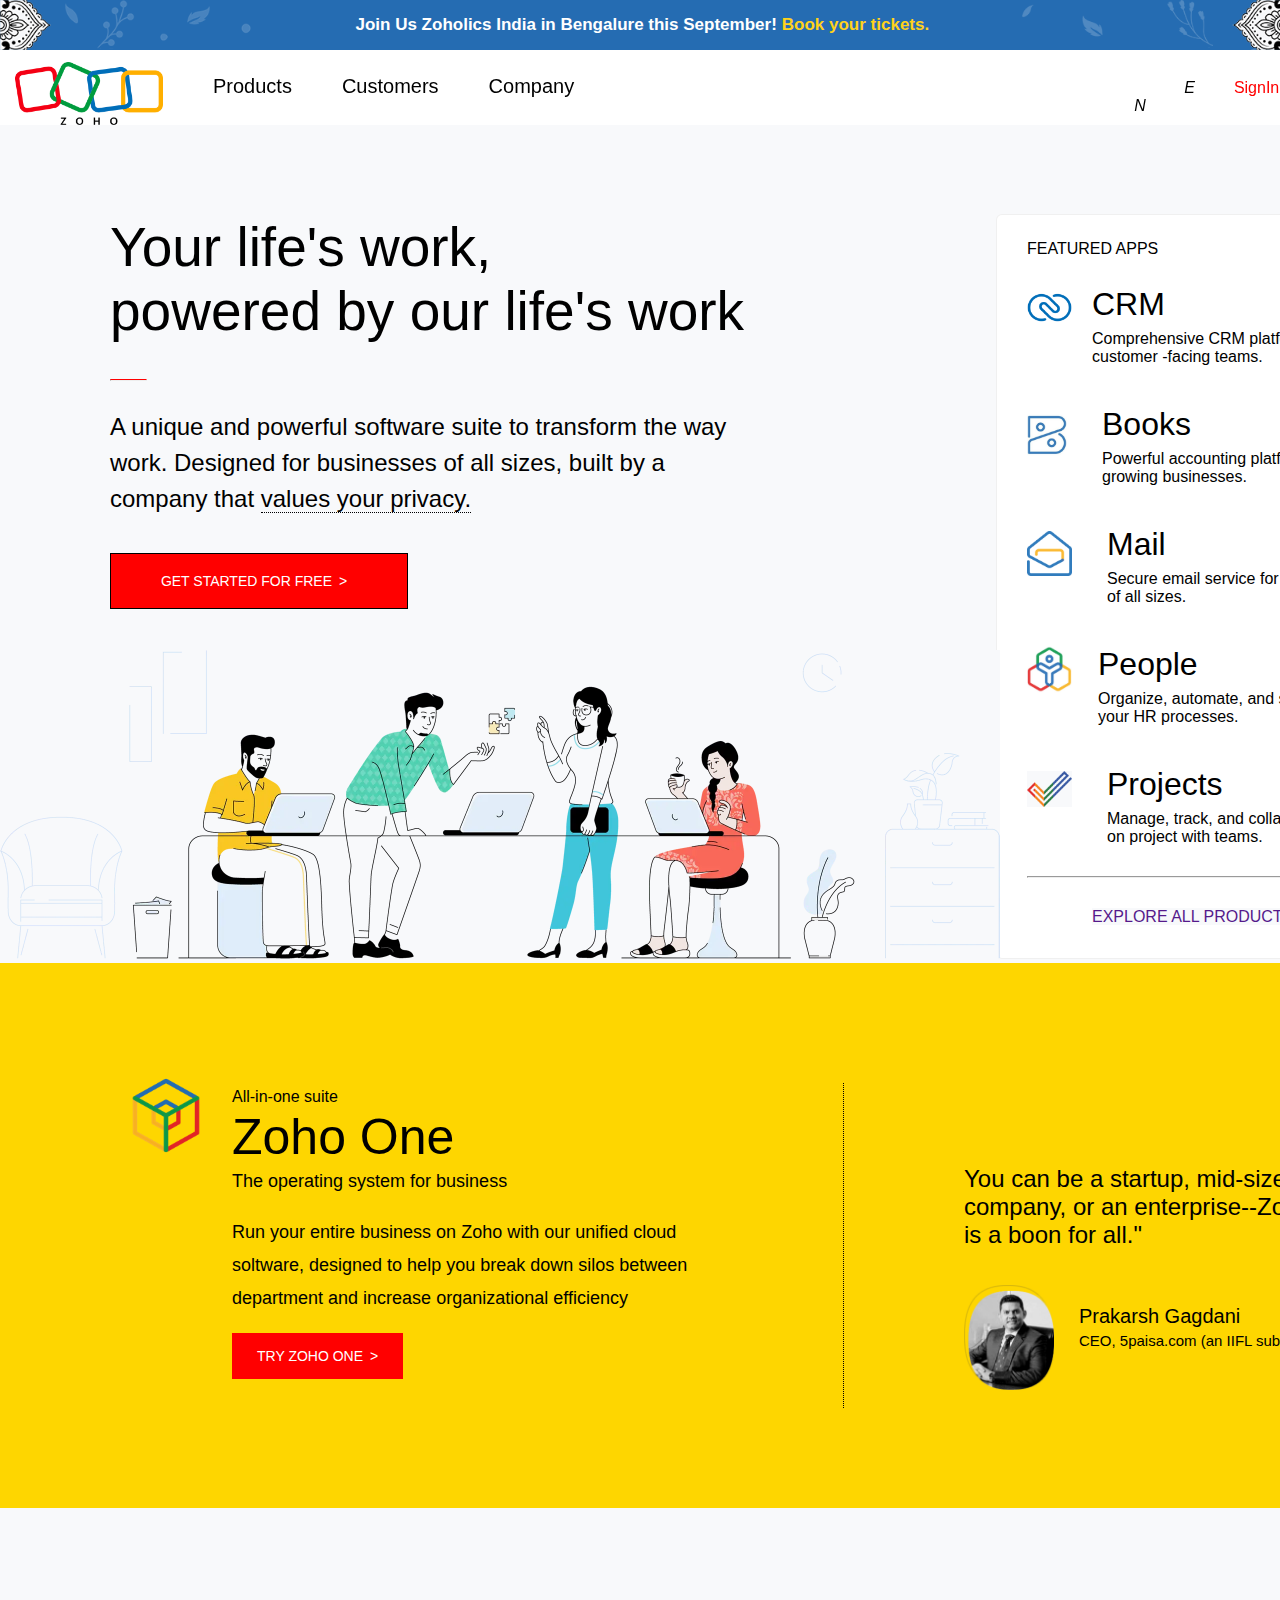
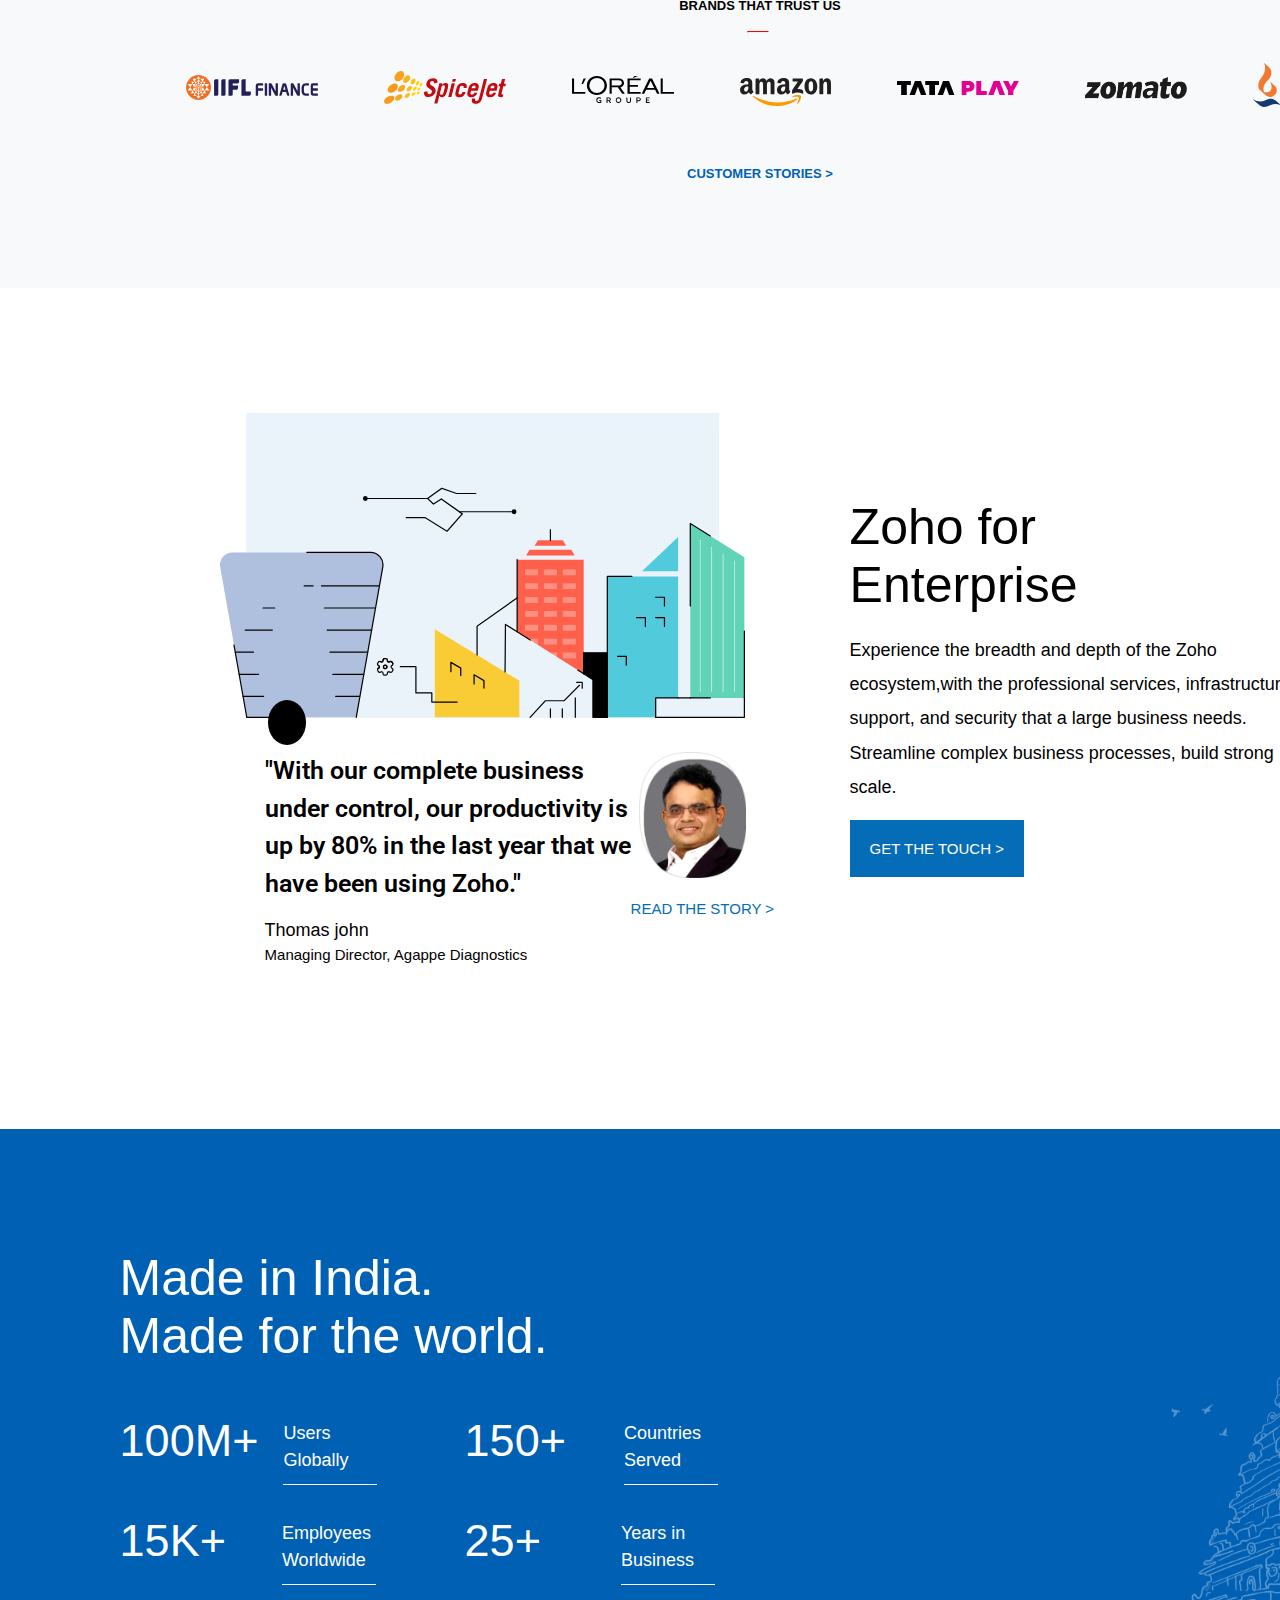
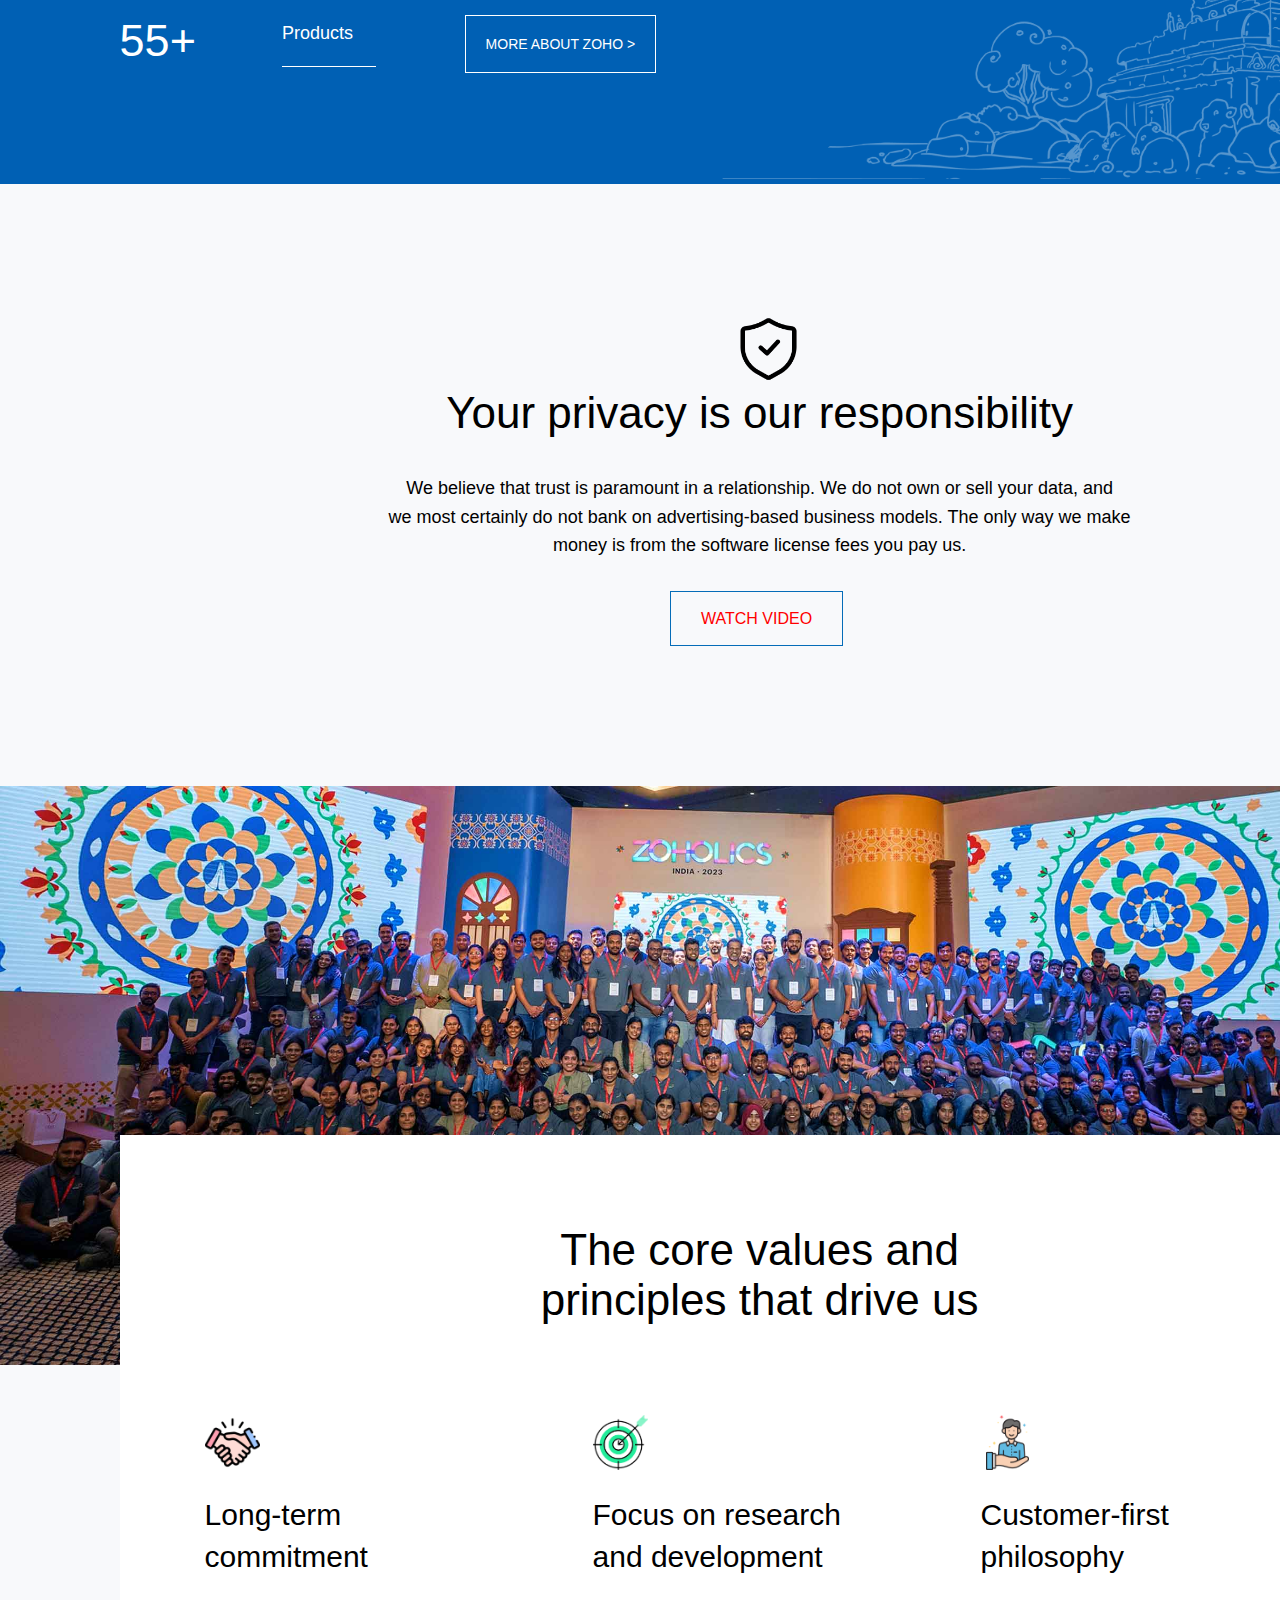
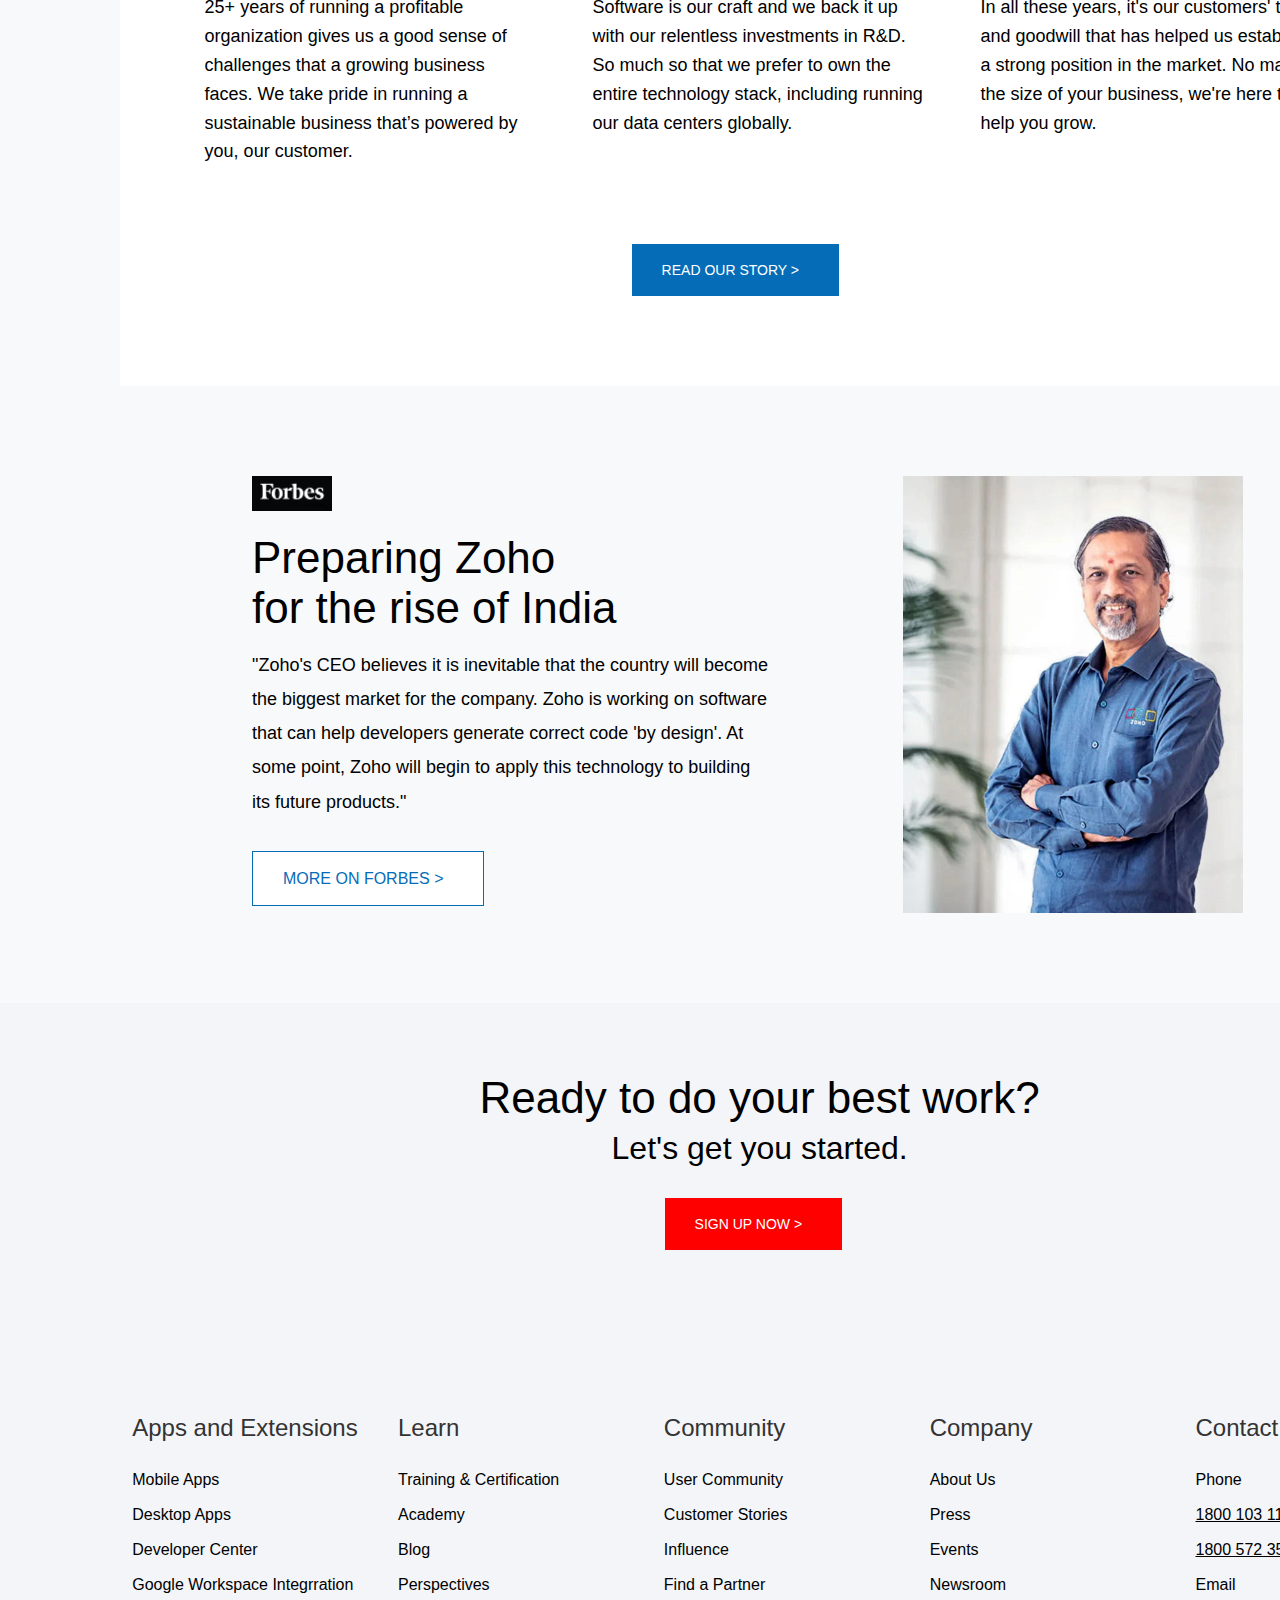
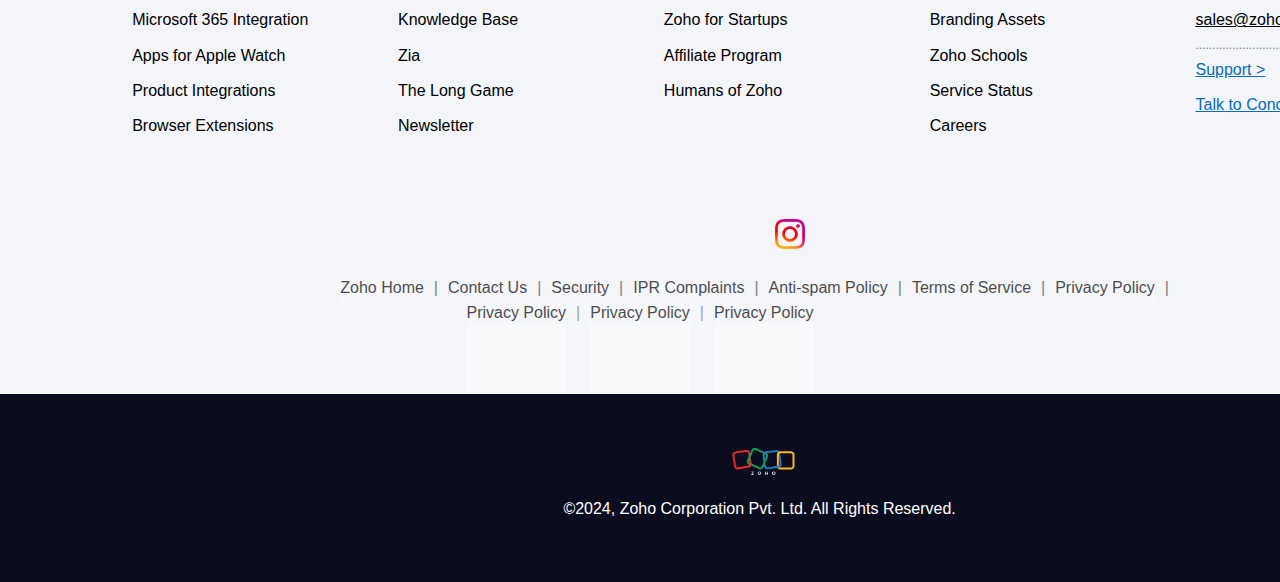
<file: index.html>
<!DOCTYPE html>
<html lang="en">
<head>
    <meta charset="UTF-8">
    <meta name="viewport" content="width=device-width, initial-scale=1.0">
    <title>Zoho | Cloud Software Suite for businesses</title>
    <link rel="icon" href="Photos/download (1).png">
    <link rel="stylesheet" href="style.css">
    <link rel="preconnect" href="https://fonts.googleapis.com">
    <link rel="preconnect" href="https://fonts.gstatic.com" crossorigin>
    <link href="https://fonts.googleapis.com/css2?family=Roboto:wght@100&display=swap" rel="stylesheet">
    <link rel="stylesheet" href="https://cdnjs.cloudflare.com/ajax/libs/font-awesome/6.6.0/css/all.min.css" integrity="sha512-Kc323vGBEqzTmouAECnVceyQqyqdsSiqLQISBL29aUW4U/M7pSPA/gEUZQqv1cwx4OnYxTxve5UMg5GT6L4JJg==" crossorigin="anonymous" referrerpolicy="no-referrer" />

</head>


<body>

    <div class="upnav"> 
        <img class="left" src="Photos/left.png">
        <h3>Join Us Zoholics India in Bengalure this September!<span>Book your tickets.</span></h3>
        <img class="right" src="Photos/right.png">
    </div>


    <nav class="navv">
        <div class="navbar">
            <img src="Photos/png.png" alt="Zoho">

            <div class="list">
                <a href="#">Products </a>
                <a href="#">Customers </a>
                <a href="#">Company </a>
                <a href="#"><i class="fa-solid fa-ellipsis"></i></a>
            </div>

            <div class="rightlist">
                <a href="#"><i class="fa-solid fa-magnifying-glass"></i></a>
                <a href=""><i class="fa fa-bullhorn" aria-hidden="true"></i></a>
                <a href=""><i class="fa-solid fa-globe">    E N</i></a>

            </div>

            <div class="signin">
                <a href="signin.html">SignIn</a>
            </div>

            <div class="button">
                <a href="">Sign Up</a>
            </div>

        </div>
    </nav>

    <div class="mid">
        <div class="leftdiv">
            <div class="h11">
                <p>
                    Your life's work, <br>
                    powered by our life's work
                </p>
            </div><br><br>
            <hr>
            <div class="para">
                <p>A unique and powerful software suite to transform the way </p> 
                <p> work. Designed for businesses of all sizes, built by a</p>
                <p>company that <a href="">values your privacy.</a> </p>
            </div>

            <div class="getbut">
                <a href="" class="free">
                    GET STARTED FOR FREE<span>></span><br>
                </a>
            </div>
        </div>

        <div class="rightdiv">
            <p>FEATURED APPS</p><br>


            <div class="order">
                <div class="order-1">
                    <a href=""><img width="45px" src="Photos/CRM.webp"alt="CRM"></a>
                    <div class="order-1-1">
                        <a href=""><p class="p1">CRM</p></a>
                        <a href=""><p class="p2">Comprehensive CRM platform for customer -facing teams.</p></a>
                    </div>
                </div>
            </div>


            <div class="order">
                <div class="order-2">
                    <a href=""><img width="40px" src="Photos/Book.jpg"alt="CRM"></a>
                    <div class="order-1-2">
                        <a href=""><p class="p3">Books</p></a>
                        <a href=""><p class="p4">Powerful accounting platform for growing businesses.</p></a>
                    </div>
                </div>
            </div>


            <div class="order">
                <div class="order-3">
                    <a href="">
                        <img width="45px" src="Photos/Zoho_Mail.png"alt="CRM">
                    </a>
                    <div class="order-1-3">
                        <a href=""><p class="p5">Mail</p></a>
                        <a href=""><p class="p6">Secure email service for teams of all sizes.</p></a>
                    </div>
                </div>
            </div>

            
            <div class="order">
                <div class="order-4">
                    <a href=""><img width="45px" src="Photos/people----zoho.jpg"alt="CRM"></a>
                    <div class="order-1-4">
                        <a href=""><p class="p7">People</p></a>
                        <a href=""><p class="p8">Organize, automate, and simplify your HR processes.</p></a>
                    </div>
                </div>
            </div>


            <div class="order">
                <div class="order-5">
                    <a href=""><img width="45px" src="Photos/projects-512.png"alt="CRM"></a>
                    <div class="order-1-5">
                        <a href=""><p class="p9">Projects</p></a>
                        <a href=""><p class="p10">Manage, track, and collaborate on project with teams.</p></a>
                    </div>
                </div>  
            </div>

            <hr>

            <div class="order-6">
                <a href="">EXPLORE ALL PRODUCTS</a>
            </div>
        </div>

    </div>
    

    <div class="imgg">
        <img width="1000px"  src="Photos/zohobackground.webp" alt="">
    </div>

    <div class="yellowbox">
        <img width="92" height="89" src="Photos/zohologonew-removebg-preview.png">

        <div class="yellodiv1">
            <p class="pe1">All-in-one suite</p>
            <p class="pe2">Zoho One</p>
            <p class="pe3">The operating system for business</p>
            <br>
    
            <p class="pe4">   Run your entire business on Zoho with our unified cloud</p>
            <p class="pe5">soltware, designed to help you break down silos between</p>
            <p class="pe6">department and increase organizational efficiency</p>

            <br>

            <div class="getbut1">
                <a href="" class="free">
                    TRY ZOHO ONE<span>></span><br>
                </a>
            </div>
            
        </div>

        <div class="vl">

        </div>

        <div class="yellowdiv2">

            <i class="fa-solid fa-quote-left"></i>

            <br>

            <p >You can be a startup, mid-sized</p>
            <p >company, or an enterprise--Zoho One</p> 
            <p >is a boon for all."</p><br><br>

            <div class="non">
               <img width="90px" height="105px"src="Photos/poster-prakash.png">
               <p style="margin-top: 20px; margin-left:25px;font-size:20px; background-color: transparent;" >Prakarsh Gagdani<br>
                <span style="font-size: 15px; background-color: transparent;">CEO, 5paisa.com (an IIFL subsidiary)</span></p>
            </div>
            
        </div>
    </div>

    <div class="brand">
        <div class="brandlist">
            <h3>BRANDS THAT TRUST US</h3><br>
            <hr style="border-top: 1px solid red; ">
            <div class="compeny">
                <img style="margin-top: 12px;" width="132.6px" height="25.1px" src="Photos/iifl.svg">
                <img style="margin-top: 8px;" width="122.4px" height="33.09px" src="Photos/spicejet.svg">
                <img style="margin-top: 13px;" width="102px" height="26.78px"  src="Photos/loreal.svg">
                <img style="margin-top: 15px;" width="91.8px" height="27.65px" src="Photos/amazon.svg">
                <img style="margin-top: 18px;" width="122.4px" height="14.38px" src="Photos/tata-play.svg">
                <img style="margin-top: 14px;" width="102px" height="21.93px" src="Photos/zomato.png">
                <img width="81.6px" height="49.74px" src="Photos/max-life-insurance.svg">
            </div><BR>
            <div class="atag">  
                <h3><a href="">CUSTOMER STORIES ></a></h3>
            </div>  
        </div>
    </div>

    <div class="section">
        <div class="section-main">
            <div class="section-left">
                <div class="doble" >
                    <img style="background-color: white;" src="Photos/zh-enterprise-illus bulding.svg">
                    <div class="round">
                        <i class="fa-solid fa-quote-left"></i>
                    </div>
                </div>
                <div class="john">
                    <div class="newone">
                        <p>"With our complete business<br>
                        under control, our productivity is <br>
                        up by 80% in the last year that we <br>
                        have been using Zoho."<br style="background-color: white;"><p>

                        <p style=" background-color:white; margin-top:15px; font-size: 18px; font-family:sans-serif; font-weight:100;">Thomas john</span><span>
                        <p style="font-size: 15px; font-family:sans-serif; font-weight:100;">Managing Director, Agappe Diagnostics</span></p><br><br>
                    </div>
                    <div class="johnimg">
                        <img src="Photos/Thomas john.png" alt=""><br><br>
                        <a href="">READ THE STORY  > </a>
                    </div>
                </div>

            </div>

            <div class="section-right">
                <h2>Zoho for Enterprise</h2>

                <p>Experience the breadth and depth of the Zoho ecosystem,with the professional services, infrastructure, support, and security that a large business needs. Streamline complex business processes, build strong scale.</p>
                <br><br>
                <a href="">GET THE TOUCH  ></a>
            </div>
        </div>

    </div>

    <div class="templebox">
        <div class="lefttemple">
            <h2>
                Made in India.<br>
                <span class="sp">Made for the world. </span>
            </h2>

            <div class="user">
                <div class="user-left">
                    <div class="left-1">
                        <span class="num">100<span class="m">M+</span></span>
                        <div class="hrrr"><p>Users<br> Globally</p></div>

                    </div>
                    <div class="left-2">
                        <span class="num">15<span class="m">K+</span></span>
                        <div class="hrrr-1"><p>Employees<br> Worldwide</p></div>
                    </div>
                    <div class="left-3">
                        <span class="num">55<span class="m">+</span></span>
                        <div class="hrrr-2"><p>Products</p></div>
                    </div>
                </div>

                <div class="user-right">
                    <div class="right-1">
                        <span class="num">150<span class="m">+</span></span>
                        <div class="hrrr-1-1"><p>Countries<br>Served</p></div>
                    </div>
                    <div class="right-2">
                        <span class="num">25<span class="m">+</span></span>
                        <div class="hrrr-1-2"><p>Years in <br> Business</p></div>
                    </div>
                    <div class="right-3">
                        <a href=""> MORE ABOUT ZOHO  ></a>
                    </div>
                </div>   
            </div>
        </div>

        <div class="righttemple">
            <img src="Photos/temple.png" alt="Temple">
        </div>
    </div>

    <div class="privacy">
        <div class="privacy-box1">
            <img src="Photos/insurance (1).png" alt="">
            <h5>Your privacy is our responsibility</h5>
            <br><br>
            <p>We believe that trust is paramount in a relationship. We do not own or sell your data, and <br>we most certainly do not bank on advertising-based business models. The only way we make <br>money is from the software license fees you pay us.</p>
            <a href=""><i class="fa-brands fa-square-youtube"></i> WATCH VIDEO</a>
        </div>
    </div>

    <div class="zohoteam">
        <div class="close">
            <img src="Photos/teamimg.jpg" alt="Zoho Team">
            <div class="over-write">
                <h4>
                    The core values and principles that drive us
                </h4>
                <div class="three-box">
                    <div class="hand">
                        <img src="Photos/Handshake-24.png">
                        <h6>
                            Long-term <br>commitment
                        </h6>
                        <p class="">25+ years of running a profitable organization gives us a good sense of challenges that a growing business faces. We take pride in running a sustainable business that’s powered by you, our customer.</p>

                    </div>

                    <div class="focus">
                        <div class="hand">
                            <img src="Photos/black-and-green-target-board-icon-or-symbol-vector-removebg-preview.png">
                            <h6>
                                Focus on research <br>and development
                            </h6>
                            <p class="">Software is our craft and we back it up with our relentless investments in R&D. So much so that we prefer to own the entire technology stack, including running our data centers globally.</p>
        
                        </div>
        
                    </div>

                    <div class="customers">
                        <div class="hand">
                            <img src="Photos/customer.png">
                            <h6>
                                Customer-first <br>philosophy
                            </h6>
                            <p class="">In all these years, it's our customers' trust and goodwill that has helped us establish a strong position in the market. No matter the size of your business, we're here to help you grow.</p>
        
                        </div>
        
                    </div>
                </div><br><br><br>

                <a href="">READ OUR STORY  ></a>
            </div>
        </div>
    </div>

    <div class="forbes">
        <div class="forcenter">
            <div class="forleft">
                <img width="80px" height="35" src="Photos/Forbes-newwwww.jpg">
                <br><br>
                <h4>
                    Preparing Zoho<br>
                    for the rise of India
                </h4>
                <p>
                    "Zoho's CEO believes it is inevitable that the country will become the biggest market for the company. Zoho is working on software that can help developers generate correct code 'by design'. At some point, Zoho will begin to apply this technology to building its future products."
                </p><br><br>

            <a href=""> MORE ON FORBES  ></a>
            </div>
            <div class="forright">
                <img src="Photos/forbes-new-2024.webp" alt="">



            </div>
        </div>
    </div>

    <div class="ready">
        <div class="ready-box1">
            <h3>Ready to do your best work?</h3>
            <h4>Let's get you started.</h4>
            <br>
            <a href="">SIGN UP NOW  ></a>
        </div>
    </div>
    
    <div class="footeer">
        <div class="foot-box1">
            <div class="full">
                <div class="apps">
                    <h4>Apps and Extensions</h4>

                    <ul>
                        <li><a href="">Mobile Apps</a></li>
                        <li><a href="">Desktop Apps</a></li>
                        <li><a href="">Developer Center</a></li>
                        <li><a href="">Google Workspace Integrration</a></li>
                        <li><a href="">Microsoft 365 Integration</a></li>
                        <li><a href="">Apps for Apple Watch</a></li>
                        <li><a href="">Product Integrations</a></li>
                        <li><a href="">Browser Extensions</a></li>
                    </ul>
                </div>
                <div class="learn">
                    <h4>Learn</h4>

                    <ul>
                        <li><a href="">Training & Certification</a></li>
                        <li><a href="">Academy</a></li>
                        <li><a href="">Blog</a></li>
                        <li><a href="">Perspectives</a></li>
                        <li><a href="">Knowledge Base</a></li>
                        <li><a href="">Zia</a></li>
                        <li><a href="">The Long Game</a></li>
                        <li><a href="">Newsletter</a></li>
                    </ul>
                </div>

                <div class="community">
                    <h4>Community</h4>

                    <ul>
                        <li><a href="">User Community</a></li>
                        <li><a href="">Customer Stories</a></li>
                        <li><a href="">Influence</a></li>
                        <li><a href="">Find a Partner</a></li>
                        <li><a href="">Zoho for Startups</a></li>
                        <li><a href="">Affiliate Program</a></li>
                        <li><a href="">Humans of Zoho</a></li>
                    </ul>
                </div>

                <div class="company">
                    <h4>Company</h4>

                    <ul>
                        <li><a href="">About Us</a></li>
                        <li><a href="">Press</a></li>
                        <li><a href="">Events</a></li>
                        <li><a href="">Newsroom</a></li>
                        <li><a href="">Branding Assets</a></li>
                        <li><a href="">Zoho Schools</a></li>
                        <li><a href="">Service Status</a></li>
                        <li><a href="">Careers</a></li>
                    </ul>
                </div>

                <div class="contact">
                    <h4>Contact Sales</h4>

                    <ul>
                        <li><a href="">Phone</a></li>
                        <li><a style="text-decoration: underline;" href="">1800 103 1123</a></li>
                        <li><a style="text-decoration: underline;" href="">1800 572 3535</a></li>
                        <li><a href="">Email</a></li>
                        <li class="lii"><a class="one">sales@zohocorp.com</a></li>
                        <div class="under" >.......................................................</div>
                        <li class="liii"><a style="color: #056cb8;" href="">Support  ></a></li>
                        <li style="color: #056cb8;"><a style="color: #056cb8;" class="one" href="">Talk to Concierge  ></a></li>
                    </ul>
                </div>
            </div>
        </div>
    </div>

    <div class="social">
        <a href=""><i class="fa-brands fa-x-twitter x"></i></a>
        <a href=""><i class="fa-brands fa-facebook f"></i></a>
        <a href=""><i class="fa-brands fa-youtube y"></i></a>
        <a href=""><i class="fa-brands fa-linkedin in"></i></a>
        <a href=""><img class="insta" src="Photos/aaaaaa.png"></a>
    </div>

    <div class="home">
        <a href=""><p>Zoho Home</p></a>
        <span>|</span>
        <a href=""><p>Contact Us</p></a>
        <span>|</span>
        <a href=""><p>Security</p></a>
        <span>|</span>
        <a href=""><p>IPR Complaints</p></a>
        <span>|</span>
        <a href=""><p>Anti-spam Policy</p></a>
        <span>|</span>
        <a href=""><p>Terms of Service</p></a>
        <span>|</span>
        <a href=""><p>Privacy Policy</p></a>
        <span>|</span>
    </div>

    <div class="home1">
        <a href=""><p>Privacy Policy</p></a>
        <span>|</span>
        <a href=""><p>Privacy Policy</p></a>
        <span>|</span>
        <a href=""><p>Privacy Policy</p></a>
    </div>

    <div class="end">
            <a class="enda" href=""> <img width="95px" src="Photos/Thumbnail-removebg-preview.png" alt=""></a>
            <p class="p22"> ©2024, Zoho Corporation Pvt. Ltd. All Rights Reserved.</p>
    </div>

</body>
</html>

</body>


</html>
</file>
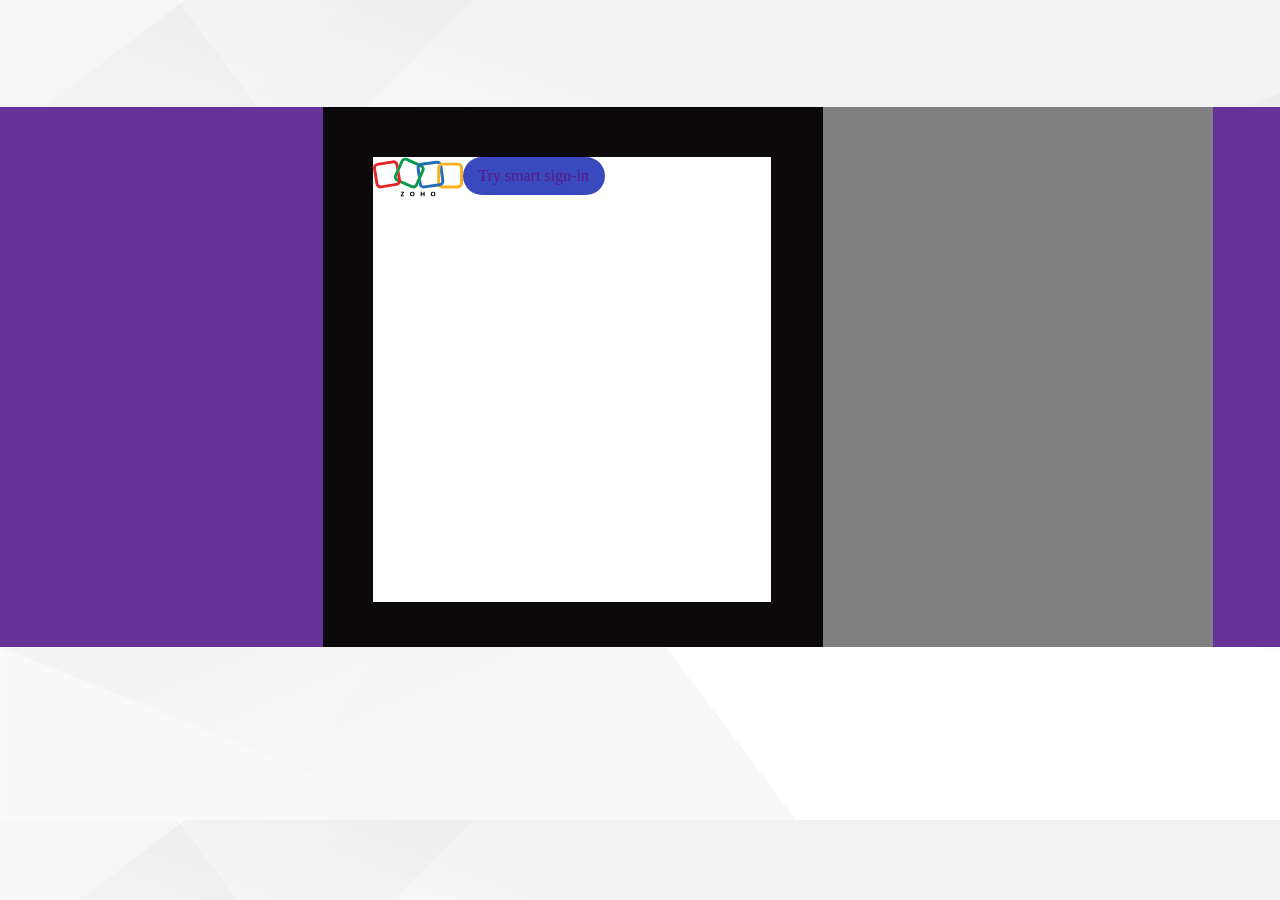
<file: signin.html>
<!DOCTYPE html>
<html lang="en">
<head>
    <meta charset="UTF-8">
    <meta name="viewport" content="width=device-width, initial-scale=1.0">
    <title>Zoho Account</title>
    <link rel="stylesheet" href="signin.css">
</head>
<body>

    <div class="container">
        <div class="left">
            <div class="left-inside">
                <div class="zoho">
                    <img width="90px" height="40px" src="Signinphotos/newZoho_logo.5f6895fcb293501287eccaf0007b39a5.svg">
                    <a href=""><p class="pp">Try smart sign-in</p></a>
                </div>
            </div>
        </div>

        <div class="right">

        </div>
    </div>
    
</body>
</html>
</file>
<file: style.css>
*{
    padding: 0%;
    margin: 0%;
    text-decoration: none;
    list-style: none;
    font-family: sans-serif;
    background-color: #F8F9FB;
}
.upnav{
    display: flex;
    background-color: #256cb2;
    background-repeat: no-repeat;
    background-size: contain;
    height: 50px;
    color: white;
    font-family: sans-serif;
    justify-content: space-between;
}
.left{
    background-color: transparent;
}
.right{
    background-color: transparent;
    float: right;
}
.upnav h3{
    margin-top: 15px;
    font-size: 17px;
    background-color: transparent;
}
.upnav span{
    color: #ffd21a;
    background-color:transparent;
    margin-left: 5px;
}




.navv{
    background-color: white;
    position: sticky;
    z-index: 1000;
    top: 0;
}
.navbar{
    display: flex;
    width: 100%;
    height: 75px;
    background-color: white;
}
.navbar img{
    background-color: white;
    width:"135px" ;
    height:"55px";
    margin-top: 12px;
    margin-left: 15px;
}
.list{
    width: 501px;
    margin-top: 25px;
    display: flex;
    background-color: white
}
.list a{
    margin-left: 50px;
    font-size: 20px;
    background-color: white;
    color : rgb(0, 0, 0);
}
.list a i{
    background-color: white;
    color: black; 
    font-weight: bold ;
     margin-top: 5px;
}



.rightlist{
    margin-top: 29px;
    display: flex;
    font-family: sans-serif;
    margin-left: 410px;
    background-color: white;
}
.rightlist i {
    margin-left: 50px;
    background-color: white
}
.rightlist a{
    background-color: white;
    color: black;
}




.signin{
    color: red;
    background-color: white;
    margin-top: 29px;
    margin-left: 39px;

}
.signin a{
    background-color: white;
    color: red;
}




.button{
    margin-top: 29px;
    margin-left: 20px;
    background-color: white
}
.button a{
    border: solid red;
    border-width: thin;
    padding: 5px;
    color: red;
    background-color: white;
}
.button :hover{
    background-color: red;
    color: white;
}




.mid{
    background-color: #F8F9FB;
    width: 1379.2px;
    height: 450px;
    display: flex;
}
.leftdiv{
    background-color: #F8F9FB;
    width: 960px;
    height: 412px;
    padding-left: 110px;
    padding-top: 90px;
}
.h11{
    font-size: 55px;
}
.leftdiv hr{
    width: 4%;
    border-top: 1px solid red;
}
.para{
    margin-top: 32px;
    font-family: sans-serif;
    font-size: 24px;
    font-weight: lighter;
}
.para p{
    margin-bottom: 8px;
}
.para p a{
    border-bottom: dotted thin;
    color:black
}








.rightdiv{
    width: 390px;
    height: 718px;
    background-color: white;
    margin-left: 20px;
    margin-top: 90px;
    box-shadow: 1px 1px 1px 1px black;
    border-radius: 5px;
    -webkit-box-shadow: 0px 0px 0px 1px rgba(240,240,240,1);
    -moz-box-shadow: 0px 0px 0px 1px rgba(240,240,240,1);
    box-shadow: 0px 0px 0px 1px rgba(240,240,240,1);
    padding-top: 25px;
    padding-left: 30px;
    background-color: white;

}
.rightdiv p{
    background-color: white;
}

.free{
    width: 150px;
    height: 52px;
    padding: 18px 20px 18px 10px;
    border: 1px thin white;
    color: white;
    background-color: red;
    font-size: 14px;
    font-weight: 300;
}




.order{
    width: 90%;
    height: 110px;
    background-color: white;
    margin-bottom: 10px;
}
.order-1{
    background-color: white;
    display:flex;
}
.order-1 a{
    background-color: white;
}
.order-1 img{
    margin-top: 14px;
    background:white;
}




.order-1-1{
    margin-left: 20px;
    background-color:white ;
}
.order-1-1 a{
    color: black;
}
.p1{
    font-size: 32px;
    margin-top: 10px;
    background-color:white;
    color:black"
}
.p2{
    margin-top: 7px;
    background-color:white;
    color:black
}



.order-2{
    background-color: white;
    display:flex;
}
.order-2 a{
    background-color: white;
}
.order-2 img{
    margin-top: 18px;
    background:white;
}




.order-1-2{
    margin-left: 20px;
    background-color:white ;
}
.order-1-2 a{
    color: black;
}
.p3{
    font-size: 32px; 
    margin-left:15px; 
    margin-top: 10px; 
    background-color:white;
    color:black;
}
.p4{
    margin-top: 7px; 
    margin-left:15px; 
    background-color:white;
    color:black
}





.order-3{
    background-color: white; 
    display:flex
}
.order-3 a{
    background-color: white;
}
.order-3 img{
    margin-top: 15px;
    background:white;
}


.order-1-3{
    margin-left: 20px;  
    background-color:white ;
}
.order-1-3 a{
    background-color: black;
}
.p5{
    font-size: 32px;
    margin-top: 10px; 
    margin-left:15px; 
    background-color:white;
    color:black;
}
.p6{
    margin-top: 7px; 
    margin-left:15px; 
    background-color:white;
    color:black;
}




.order-4{
    background-color: white; 
    display:flex;
}
.order-4 a{
    background-color: white;
}
.order-4 img{
    margin-top: 10px; 
    background:white
}


.order-1-4{
    margin-left: 20px;  
    background-color:white ;
}
.p7{
    font-size: 32px; 
    margin-left:6px; 
    margin-top: 10px; 
    background-color:white;
    color:black;
}
.p8{
    margin-top: 7px; 
    margin-left:6px; 
    background-color:white;
    color:black;
}




.order-5{
    background-color: white; 
    display:flex
}
.order-5 a{
    background-color: white;
}
.order-5 img{
    margin-top: 15px;
}


.order-1-5{
    margin-left: 20px;  
    background-color:white ;
}
.p9{
    font-size: 32px; 
    margin-top: 10px; 
    margin-left:15px; 
    background-color:white;
    color:black;
}
.p10{
    margin-top: 7px; 
    margin-left:15px; 
    background-color:white;
    color:black;
}


.rightdiv hr{
    width: 92%;
}


.order-6{
    margin-top: 30PX; 
    margin-left:65px; 
    background-color:white;
}

.imgg{
    margin-top: 75px;
}




.yellowbox{
    width: 1399px;
    height: 545px;
    background-color: #FED600;
    padding-left: 120px;
    display: flex;
}
.yellowbox img{
    background: transparent; 
    margin-top: 108px;
}
.yellodiv1{
    width: 501px;
    height: 305px;
    margin-top: 120px;
    margin-left: 20px;
    background-color: #FED600;
}

.pe1{
    margin-top: 5px; 
    margin-top: 5px; 
    font-size:16px; 
    background-color: #FED600;
}
.pe2{
    font-size: 50px; 
    margin-top: 2px;
    background-color: #FED600;
}
.pe3{
    font-size: 18px; 
    margin-top: 5px;
    background-color: #FED600;
}
.pe4{
    font-size: 18px; 
    margin-top:12px;
    background-color: #FED600;
}
.pe5{
    font-size: 18px; 
    margin-top:12px;
    background-color: #FED600;
}
.pe6{
    font-size: 18px; 
    margin-top:12px;
    background-color: #FED600;
}


.getbut1{
    background-color: #FED600;
    margin-top: 20px;
}

.getbut{
    border: solid 1px;
    width: 30%;
    text-align: center;
    margin-top: 40px;
    padding: 18px;
    background-color: red;
}
/* .free{
    color: black;
    background-color: red;
} */
.free span{
    margin-left: 7px;
    background-color:red;
}



.yellowbox i{
    font-size: 72px;
    background-color: transparent;
}

.getbut1 a{
        /* margin: 20px; */
        padding-top: 15px;
        padding-bottom: 15px;
        padding-left: 25px;
        padding-right: 25px;
        color: white;
        text-align: center;
        font-size: 14px;
}


.vl {
    border-left: 1px dotted black;
    height: 325px;
    margin-top: 120px;
    margin-left: 110px;
    background-color: transparent;
}

.yellowdiv2{
    width: 501px;
    height: 305px;
    background-color: #FED600;
    margin-top: 120px;
    margin-left: 100px;
    padding-left: 20px;
}
.yellowdiv2 p{
    font-size: 24px;
    font-family: Arial, Helvetica, sans-serif;
    background-color: transparent;
}

.non{
    display: flex;background-color: transparent;
}
.non img{
    background-color: transparent;
    margin-top: 0px;
}
.author{
    margin-top: 0;
}
.non p{
    margin-top: 20px; 
    margin-left:25px;
    font-size:20px; 
    background-color: transparent;
}
.non span{
    font-size: 15px; background-color: transparent;
}

.brand{
    width: 100%;
    height: 200px;
    background-color: r#F8F9FB;
    padding: 90px 0px;
}
.brandlist{
    width: 1280px;
    height: 220px;
    background-color: #F8F9FB;
    margin: 0px 120px;
}
.brandlist h3{
    text-align: center;
    font-size: 13px;
}
.brandlist hr{
    width: 20px;
    margin-left: 49%;
}
.compeny{
    margin: 30px 0px 35px;
    justify-content: space-evenly;
    display: flex;
}
.brandlist a{
    font-size: 13px;
    text-align: center;
    color: #0060b4;
}
.atag{
    font-size: 14px;
    font-family: sans-serif;
    font-weight: 800;
    color: #056cb8;
}



.section{
    width: 1519.2px;
    height: 630.58px;
    background-color: white;
    padding: 110px 0px 100px;
}
.section-main{
    background-color: white;
    width: 1110px;
    height: 610.58px;
    margin: 0px 204.6px;
    display: flex;
}

.section-left{
    background-color: white;
    width: 555px;
    height: 510.58px;
    padding: 15px;
}
.section-left img{
    width: 525px;
    height: 305.18px;
}
.doble{
    background-color: white;
}
.round{
    position: absolute;
    background-color: black;
    width: 3%;
    height: 45px;
    border-radius: 50%;
    margin-left: 18px;
    left: 250px;
    top: 2300px;

}
.round i{
    color: white;
    background-color: black;
    margin-left: 16px;
    margin-top: 15px;
}
.john{
    width: 525px;
    height: 268.3px;
    padding: 30px 0px 30px 45px;
    background-color: white;
    display: flex;
}
.johnimg{
    width: 150px;
    height: 208.3px;
    background-color: white;
}
.johnimg img{
    width: 107px;
    height: 125.83px;
    margin-left:8px;
    background-color: white;
}
.johnimg a{
    font-size: 15px;
    color: #056cb8;
    background-color: white;
}

.john p{
    font-size: 25px;
    font-family: "Roboto", sans-serif;
    font-weight: 600;
    font-style: normal;
    line-height: 1.5;
    background-color: white;
}
.name{
    font-size: 5px;
}
.role{
    font-size: 5px;
}

.section-right{
    background-color: white;
    width: 555px;
    height: 400.4px;
    padding: 0px 0px 0px 60px;
    margin-top: 100px;
}
.section-right h2{
    width: 325.5px;
    height: 120px;
    font-size: 50px;
    font-family: sans-serif;
    font-weight: 500;
    margin-bottom: 15px;
    background-color: white;
}
.section-right p{
    font-size: 18px;
    font-family: sans-serif;
    font-weight: 400;
    line-height: 1.9;
    background-color: white;

}
.section-right a{
    padding: 20px;
    font-size: 15px;
    color: white;
    background-color:#056cb8;
}
.newone{
    background-color: white;
}


.templebox{
    width: 1519.2px;
    height: 655.2px;
    background-color: #0060b4;
    display: flex;
}

.lefttemple{
    width: 630px;
    height: 445.2px;
    background-color: transparent;
    margin-left: 119.6px;
    padding: 120px 0px 90px;
}
.templebox h2{
    font-size: 50px;
    font-family: sans-serif;
    font-weight: 400;
    color: white;
    background-color: transparent;
}
.sp{
    font-size: 50px;
    font-family: sans-serif;
    font-weight: 400;
    color: white;
    background-color: transparent;
}
.templebox h2{
    padding: 0px 0px 40px;
}
.user{
    width: 600px;
    height: 280.2px;
    background-color: transparent;
    display: flex;
    margin-top: 10px;
    
}
.user-left{
    width: 300px;
    height: 280.2px;
    background-color: transparent;
    
}
.user-right{
    width: 300px;
    height: 280.2px;
    background-color: transparent;
}
.left-1{
    display: flex;
    background-color: transparent;
}
.left-2{
    display: flex;
    margin-top: 30px;
    background-color: transparent;
}
.left-3{
    display: flex;
    margin-top: 30px;
    background-color: transparent;
}
.num{
    font-size: 45px;
    font-family: sans-serif;
    font-weight: 400;
    background-color: transparent;
    color: white;
}
.m{
    font-size: 45px;
    font-family: sans-serif;
    font-weight: 400;
    background-color: transparent;
    color: white;
}
.left-1 p{
    margin-top: 5px;
    width: 94px;
    font-size: 18px;
    padding: 0px 0px 10px;
    font-family: sans-serif;
    font-weight: 400;
    line-height: 1.5;
    background-color: transparent;
    color: white;
}
.hrrr{
    border-bottom: 1px solid white;
    margin-left: 25px;
    background-color: transparent;
    color: white;
}
.left-2 p{
    margin-top: 5px;
    width: 94px;
    font-size: 18px;
    padding: 0px 0px 10px;
    font-family: sans-serif;
    font-weight: 400;
    line-height: 1.5;
    background-color: transparent;
    color: white;
}
.hrrr-1{
    border-bottom: 1px solid rgb(255, 255, 255);
    margin-left: 56px;
    background-color: transparent;
    color: white;
}
.left-3 p{
    margin-top: 5px;
    width: 94px;
    font-size: 18px;
    padding: 0px 0px 10px;
    font-family: sans-serif;
    font-weight: 400;
    line-height: 1.5;
    background-color: transparent;
    color: white;
}
.hrrr-2{
    border-bottom: 1px solid white;
    margin-left: 86px;
    background-color: transparent;
    color: white;
}


.right-1{
    display: flex;
    background-color: transparent;
    margin-left: 45px;
}
.right-1 p{
    margin-top: 5px;
    width: 94px;
    font-size: 18px;
    padding: 0px 0px 10px;
    font-family: sans-serif;
    font-weight: 400;
    line-height: 1.5;
    background-color: transparent;
    color: white;
}

.right-2{
    display: flex;
    background-color: transparent;
    margin-top: 30px;
    margin-left: 45px;
}
.right-2 p{
    margin-top: 5px;
    width: 94px;
    font-size: 18px;
    padding: 0px 0px 10px;
    font-family: sans-serif;
    font-weight: 400;
    line-height: 1.5;
    background-color: transparent;
    color: white;
}

.right-3{
    display: flex;
    background-color: transparent;
    margin-top: 30px;
    margin-left: 10px;
}
.right-3 p{
    margin-top: 5px;
    width: 94px;
    font-size: 18px;
    padding: 0px 0px 10px;
    font-family: sans-serif;
    font-weight: 400;
    line-height: 1.5;
    background-color: transparent;
    color: white;
}
.hrrr-1-1{
    border-bottom: 1px solid white;
    margin-left: 58px;
    background-color: transparent;
    color: white;
}
.hrrr-1-2{
    border-bottom: 1px solid white;
    margin-left: 80px;
    background-color: transparent;
    color: white;
}
.right-3 a{
    padding: 20px;
    margin-left: 35px;
    font-size: 14px;
    font-family: sans-serif;
    background-color: transparent;
    color: white;
    border: solid thin;
    border-color: white;
}
.righttemple{
    background-color: #0060b4;
}
.righttemple img{
    width: 797px;
    height: 455.2px;
    background-color: #0060b4;
    margin-top: 195px;
    opacity: 50%;
}
.privacy{
    width: 1519.2px;
    height: 352px;
    background-color: #0000;
    padding: 130px 0px 120px;
}
.privacy-box1{
    width: 1280px;
    height: 342px;
    margin: 0px 119.6px;
    background-color: #0000;
}
.privacy-box1 img{
    width: 69px;
    height: 70px;
    background-color: transparent;
    justify-content: center;
    margin-left: 48%;
}
.privacy-box1 h5{
    text-align: center;
    font-size: 44px;
    font-family: sans-serif;
    font-weight: 100;
}
.privacy-box1 p{
    font-size: 18px;
    font-family: sans-serif;
    font-weight: 200;
    text-align: center;
    line-height: 1.6;
    margin-bottom: 50px;
}
.privacy-box1 i{
    color: red;
}
.privacy-box1 a{
    color: red;
    padding: 18px 30px;
    border: 1px solid #056cb8 ;
    text-align: center;
    margin-left: 43%;
    margin-top: 200px;
}
.zohoteam img{
    width: 1519.2px;
    height: 579.71px;
}
.over-write{
    position: absolute;
    /* top:4335px;
    left: 120px; */
    width: 1280px;
    height: 700.6px;
    background-color: white;
    margin: -234px 119.6px 0px;
    padding: 70px 0px 80px;
}
.over-write h4{
    font-size: 44px;
    font-family: sans-serif;
    font-weight: 400;
    margin: 20px 414.2px 0px;
    text-align: center;
    background-color: white;
}
.three-box{
    width: 1108.4px;
    height: 391.6px;
    margin: 90px 0px 0px;
    background-color: white;
    display: flex;
    padding: 0px 85px;
    justify-content: space-between;
}
.hand{
    background-color: white;
    width: 332.51px;
    height: 391.6px;
}

.hand img{
    width: 55px;
    height: 55px;
    margin-bottom: 20px;
    background-color: transparent;
}
.hand h6{
    font-size: 30px;
    font-family: sans-serif;
    font-weight: 400;
    line-height: 1.4;
    margin-bottom: 15px;
    background-color: white;
}
.hand p{
    font-size: 18px;
    font-family: sans-serif;
    font-weight: 100;
    line-height: 1.6;
    background-color: white;
}

.over-write a{
    padding: 18px 40px 18px 30px;
    background-color: #056cb8;
    font-size: 14px;
    font-family: sans-serif;
    font-weight: 400;
    color: white;
    margin-left: 40%;
    margin-top: 20px;
}
.close{
    background-color: #F8F9FB;
    height: 1200px;
}


.forbes{
    width: 1519.2px;
    height: 437.1px;
    background-color: #F8F9FB;
    padding: 90px 0px;
}
.forcenter{
    width: 991px;
    height: 437.1px;
    margin-left: 252px;
    display: flex;
}
.forleft{
    background-color: #F8F9FB;
    width: 574.78px;
    height: 437.1px;
}
.forleft img{
    background-color: transparent;
}
.forleft h4{
    font-size: 44px;
    font-weight: 300;
    margin-bottom: 15px;
}
.forleft p{
    width: 517px;
    font-size: 18px;
    font-weight: 300;
    margin-bottom: 15px;
    font-family: sans-serif;
    line-height: 1.9;
}
.forleft a{
    background-color: white;
    color: #056cb8;
    padding: 18px 40px 18px 30px;
    border: 1px solid #056cb8;
}
.forright img{
    width: 340px;
    height: 437px;
    margin-left: 76px;
}
.ready{
    width: 1519.2px;
    height: 170.8px;
    padding: 70px 0px;
    background-color: #f3f5f9;
}
.ready-box1{
    background-color: #f3f5f9;
    width: 1280px;
    height: 180px;
    margin: 0px 119.6px;
}
.ready-box1 h4{
    text-align: center;
    font-size: 32px;
    font-family: sans-serif;
    font-weight: 300;
    margin-top: 7px;
    margin-bottom: 30px;
    background-color: #f3f5f9;
}
.ready-box1 h3{
    text-align: center;
    font-size: 44px;
    font-family: sans-serif;
    font-weight: 300;
    background-color: #f3f5f9;
}
.ready a{
    background-color: red;
    font-size: 14px;
    color: white;
    padding: 18px 40px 18px 30px;
    margin-left: 545px;
}
.footeer{
    width: 1519.2px;
    height: 455.6px;
    background-color: #f3f5f9;
}
.foot-box1{
    width: 100%px;
    height: 455.6px;
    background-color: #f3f5f9;
    display: flex;
    padding-top: 50px;
}
.foot-box1 a{
    margin-top: 100px;
}
.contact{
    background-color: #f3f5f9;
}

.apps{
    width: 241.46px;
    height: 325.6px;
    background-color: #f3f5f9;
}
.apps h4{
    color: #333333;
    font-size: 24px;
    font-family: sans-serif;
    margin-bottom: 20px;
    font-weight: 300;
    background-color: #f3f5f9;
}
.apps ul li{
    line-height: 2.2;
    background-color: #f3f5f9;
}
.apps ul li a{
    font-size: 16px;
    font-family: sans-serif;
    padding: 5px 0px;
    color: black;
    background-color: #f3f5f9;
}


.learn{
    width: 241.46px;
    height: 325.6px;
    background-color: #f3f5f9;

}
.learn h4{
    color: #333333;
    font-size: 24px;
    font-family: sans-serif;
    margin-bottom: 20px;
    font-weight: 300;
    background-color: #f3f5f9;
}
.learn ul li{
    line-height: 2.2;
    background-color: #f3f5f9;
}
.learn ul li a{
    font-size: 16px;
    font-family: sans-serif;
    padding: 5px 0px;
    color: black;
    background-color: #f3f5f9;
}


.community{
    width: 241.46px;
    height: 325.6px;
    background-color: #f3f5f9;
}
.community h4{
    color: #333333;
    font-size: 24px;
    font-family: sans-serif;
    margin-bottom: 20px;
    font-weight: 300;
    background-color: #f3f5f9;
}
.community ul li{
    line-height: 2.2;
    background-color: #f3f5f9;
}
.community ul li a{
    font-size: 16px;
    font-family: sans-serif;
    padding: 5px 0px;
    color: black;
    background-color: #f3f5f9;
}


.company{
    width: 241.46px;
    height: 325.6px;
    background-color: #f3f5f9;
}
.company h4{
    color: #333333;
    font-size: 24px;
    font-family: sans-serif;
    margin-bottom: 20px;
    font-weight: 300;
    background-color: #f3f5f9;
}
.company ul li{
    line-height: 2.2;
    background-color: #f3f5f9;
}
.company ul li a{
    font-size: 16px;
    font-family: sans-serif;
    padding: 5px 0px;
    color: black;
    background-color: #f3f5f9;
}


.contact{
    width: 241.46px;
    height: 325.6px;
    background-color: #f3f5f9;
}
.contact h4{
    color: #333333;
    font-size: 24px;
    font-family: sans-serif;
    margin-bottom: 20px;
    font-weight: 300;
    background-color: transparent;
}
.contact ul li{
    line-height: 2.2;
    background-color: #f3f5f9;
}
.contact ul li a{
    font-size: 16px;
    font-family: sans-serif;
    padding: 5px 0px;
    color: black;
    background-color: #f3f5f9;
}

.one{
    margin-bottom: 200px;
    text-decoration: underline;
}
.full{
    display: flex;
    justify-content: space-around;
    background-color: #f3f5f9;
    width: 100%;
    padding: 80px 0px 70px;
    padding: 50px 70px 50px 120px;
    
}
.under{
    border-bottom: 1px; 
    background-color: #f3f5f9; 
    color:gray;
    font-size: 12px;
}
.lii{
    text-decoration: underline;
    color: #056cb8;
}
.liii{
    text-decoration: underline;
    color: #056cb8;
}


.social{
    display: flex;
    justify-content: center;
    background-color: #f3f5f9;
    width: 1519.2px;
    height: 60px;
    padding-top: 50px;
}
.x{
    font-size: 30px;
    color: black;
    background-color: transparent;
}
.f{
    font-size: 30px;
    margin-left: 15px;
    color: #256cb2
    ;
    background-color: transparent;
}
.y{
    font-size: 30px;
    margin-left: 15px;
    color: red;
    background-color: transparent;
}
.in{
    font-size: 30px;
    margin-left: 15px;
    color: #056cb8;
    background-color: transparent;
}
.insta{
    width: 30px;
    height: 30px;
    background-color: transparent;
    margin-left: 15px;
}
.social a{
    background-color: transparent;
}

.home{
    display: flex;
    width: 1519.2px;
    height: 25px;
    justify-content: center;
    background-color: #f3f5f9;
}
.home span{
    margin-left: 10px;
    margin-right: 10px;
    background-color: #f3f5f9;
    font-weight: 100;
    opacity: 50%;
}
.home p{
    background-color: #f3f5f9;
    opacity: 70%;
    color: black;
}
.home1 p{
    background-color: #f3f5f9;
    color: black;
}
.home1 span{
    margin-left: 10px;
    margin-right: 10px;
    background-color: #f3f5f9;
    font-weight: 100;
    opacity: 50%;
}
.home1{
    display: flex;
    justify-content: center;
    opacity: 70%;
    height: 90px;
    background-color: #f3f5f9;
}

.end{
    width: 1519.2px;
    height: 158px;
    background-color:#0b0d1f;
    padding-top: 30px;
}
.logo{
    text-align: center;
}
.copyright{
    text-align: center;
}
.end img{
    background-color: #0b0d1f;
    width: 100px;
    margin-left: 47%;
    
}
.p22{
    text-align: center;
    background-color: transparent;
    color: white;
}
.enda{
    text-align: center;
    background-color: transparent;
    color: white;
}
</file>
<file: signin.css>
*{
    padding: 0px;
    margin: 0px;
    text-decoration: none;
    list-style: none;
}
body{
    background-image: url(Signinphotos/bg.49756b7c711696d95133fa95451f8e13.svg);
}
.container{
    width: 1536px;
    height: 540.4px;
    background-color: rebeccapurple;
    margin-top: 107px;
    display: flex;
    /* justify-content: center; */
}
.left{
    width: 500px;
    height: 540px;
    background-color: #0b0909;
    margin-left: 21%;
}
.right{
    width: 390px;
    height: 540.4px;
    background-color: gray;
}
.left-inside{
    width: 398.4px;
    height: 445px;
    background-color: #ffffff;
    margin-left: 50px;
    margin: 50px;
    display: flex;
}
.zoho{
    display: flex;
    width: 398.4px;
    height: 40px;
}
.pp{
    padding: 10px 16px;
    background-color: #3949BE;
    border-radius: 90px;
}
</file>
